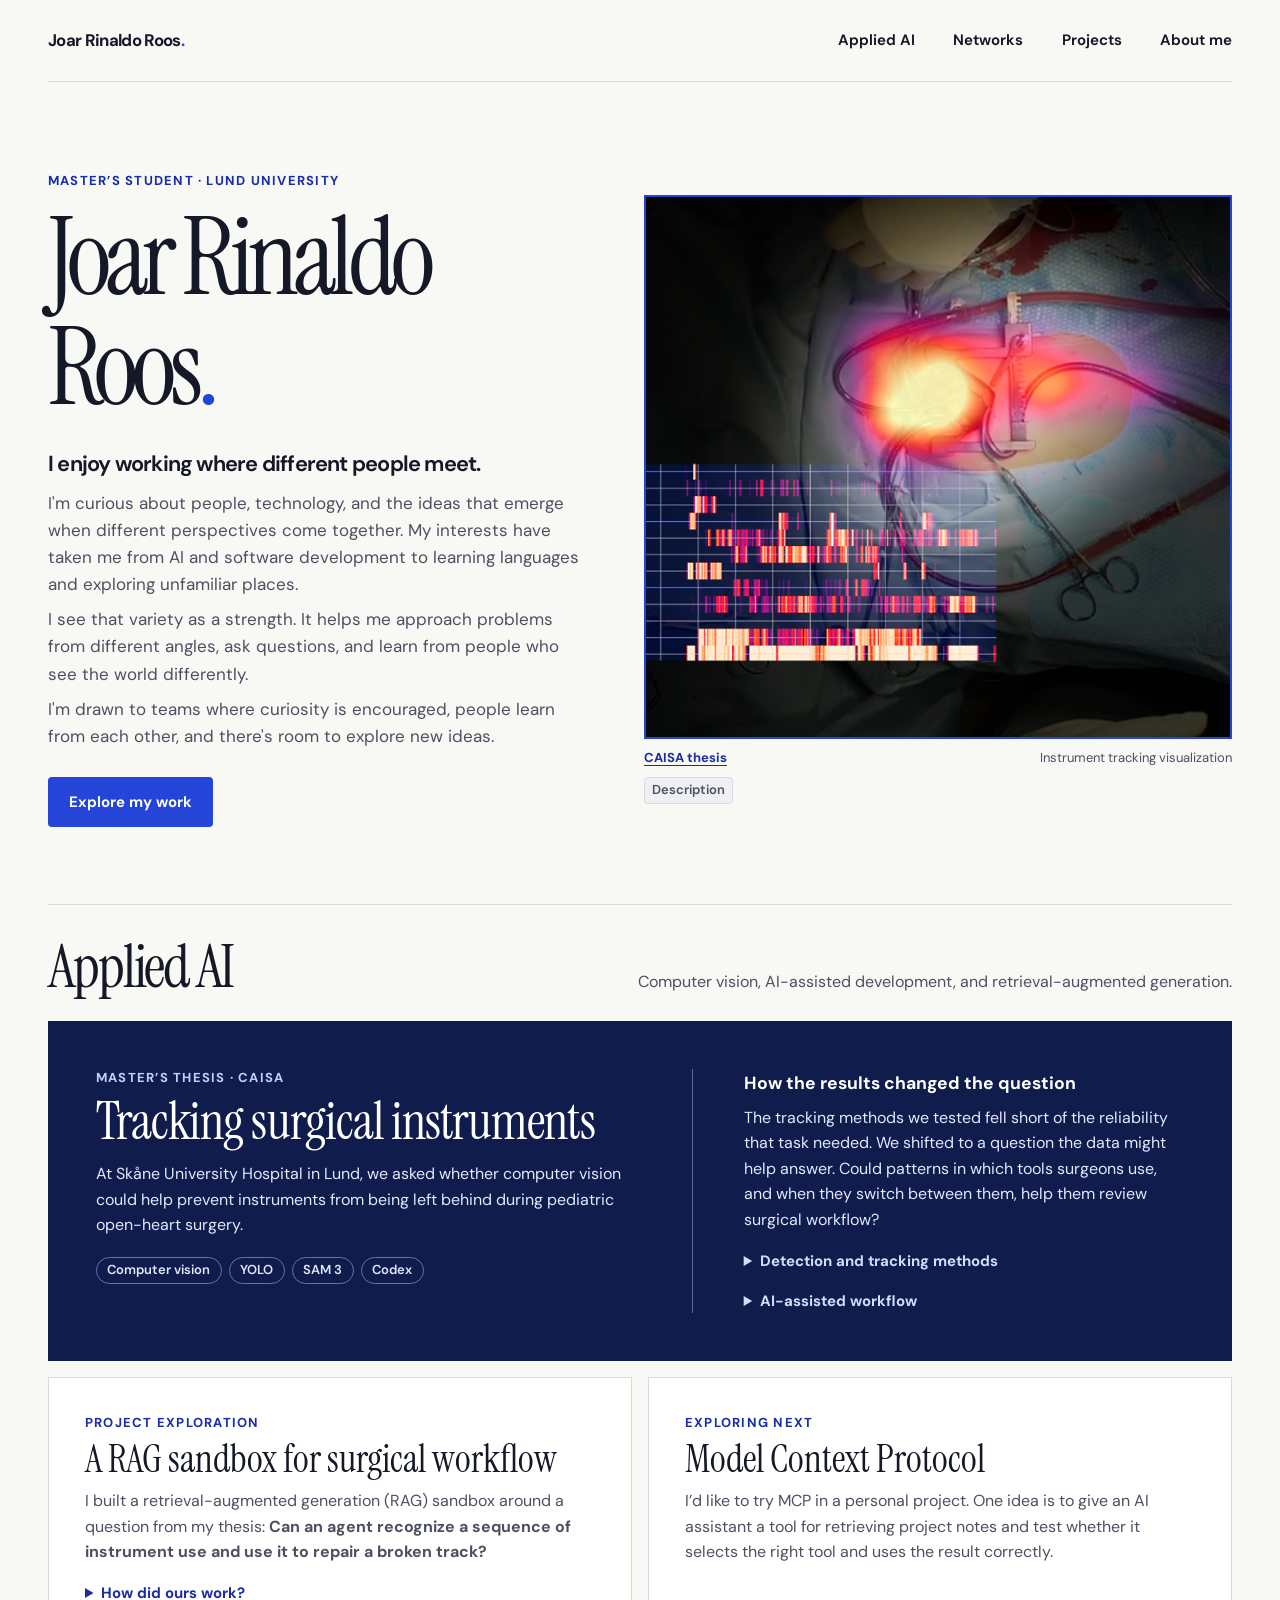
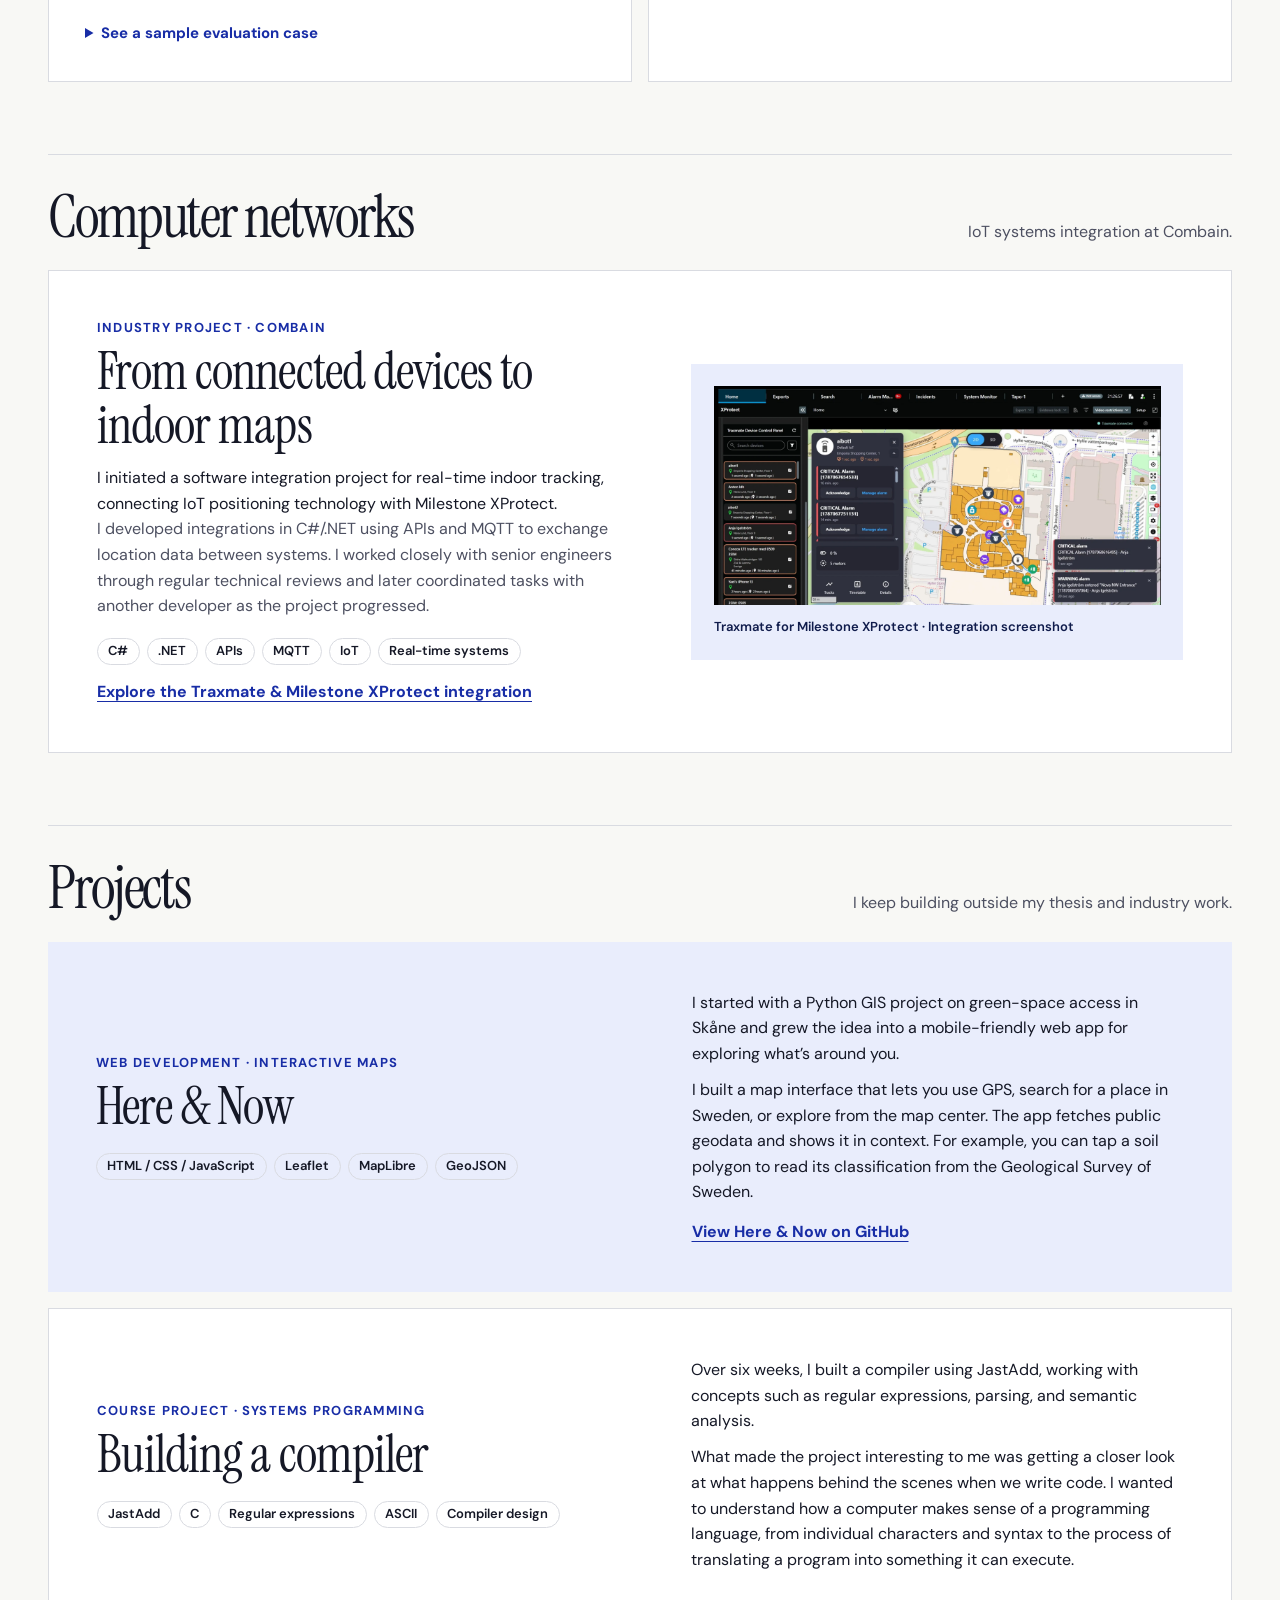
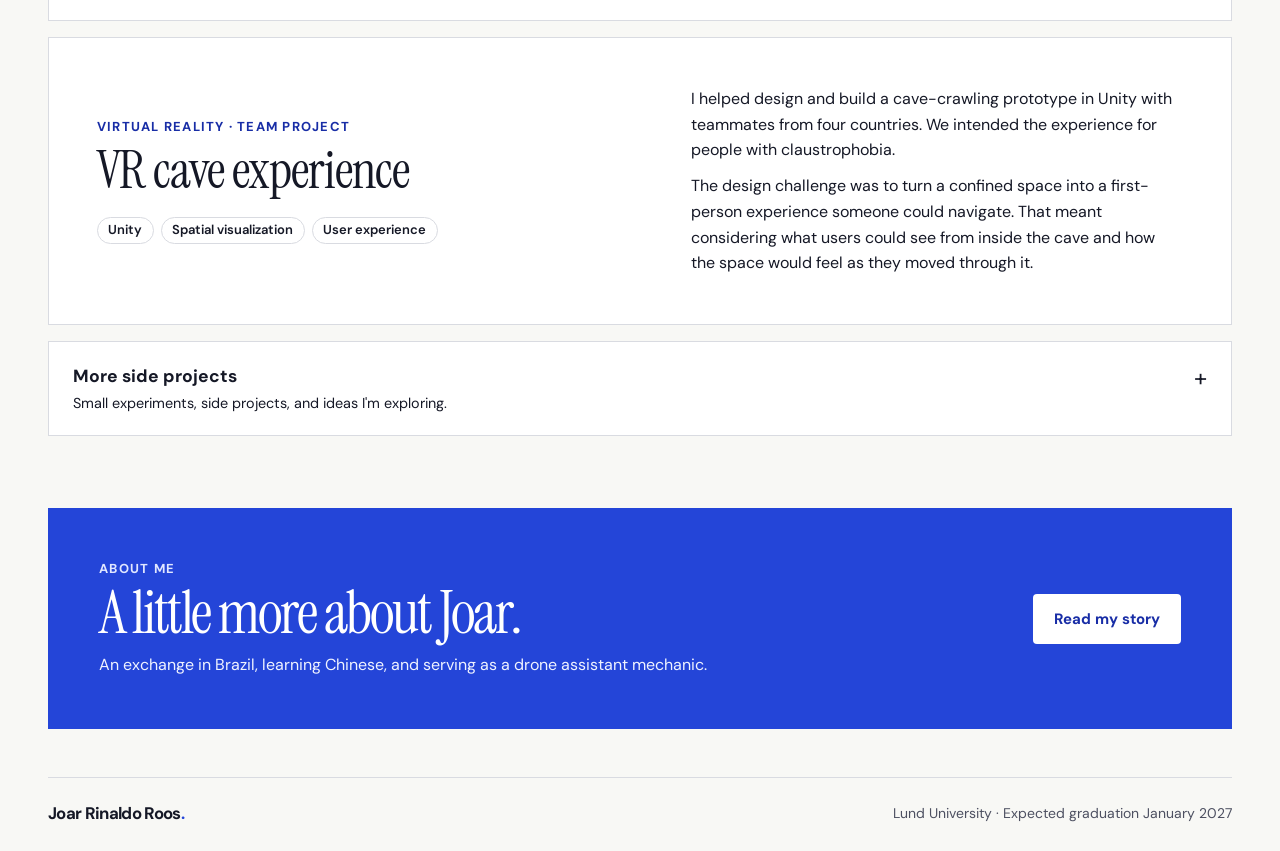
<file: index.html>
<!doctype html>
<html lang="en">
<head>
  <meta charset="utf-8">
  <meta name="viewport" content="width=device-width, initial-scale=1">
  <meta name="description" content="Joar Rinaldo Roos’s portfolio of applied AI, surgical instrument tracking, and computer networks.">
  <meta name="theme-color" content="#f8f8f5">
  <title>Joar Rinaldo Roos · Portfolio</title>
  <link rel="stylesheet" href="./assets/style.css">
</head>
<body>
  <a class="skip" href="#main">Skip to content</a>
  <header class="site-header wrap">
    <a class="wordmark" href="./" aria-label="Joar Rinaldo Roos, home">Joar Rinaldo Roos<span>.</span></a>
    <nav aria-label="Main navigation">
      <a href="#ai">Applied AI</a>
      <a href="#networks">Networks</a>
      <a href="#projects">Projects</a>
      <a href="./about/">About me</a>
    </nav>
  </header>

  <main id="main" class="wrap">
    <section class="hero" aria-labelledby="home-title">
      <div class="hero-copy">
        <p class="eyebrow">Master’s student · Lund University</p>
        <h1 id="home-title">Joar Rinaldo<br>Roos<span>.</span></h1>
        <p class="hero-lead">I enjoy working where different people meet.</p>
        <p class="lede">I'm curious about people, technology, and the ideas that emerge when different perspectives come together. My interests have taken me from AI and software development to learning languages and exploring unfamiliar places.</p>
        <p class="lede">I see that variety as a strength. It helps me approach problems from different angles, ask questions, and learn from people who see the world differently.</p>
        <p class="lede">I'm drawn to teams where curiosity is encouraged, people learn from each other, and there's room to explore new ideas.</p>
        <a class="button" href="#ai">Explore my work</a>
      </div>
      <figure class="hero-figure">
        <div class="hero-art caisa-cover">
          <img src="./assets/cover_sketch.jpg" alt="Heatmap over surgical video showing where instruments were tracked, with a timeline of instrument tracks inset at lower left" fetchpriority="high" width="680" height="1000">
        </div>
        <figcaption><a href="#caisa">CAISA thesis</a><span>Instrument tracking visualization</span></figcaption>
        <details class="image-description">
          <summary>Description</summary>
          <p>The heat map shows where surgical instruments were tracked most often across 72 hours of footage. The inset shows when each instrument track was active during a single operation.</p>
        </details>
      </figure>
    </section>

    <section class="section" id="ai" aria-labelledby="ai-title">
      <div class="section-heading">
        <h2 id="ai-title">Applied AI</h2>
        <p>Computer vision, AI-assisted development, and retrieval-augmented generation.</p>
      </div>
      <article class="thesis" id="caisa" aria-labelledby="caisa-title">
        <div class="thesis-intro">
          <p class="eyebrow">Master’s thesis · CAISA</p>
          <h3 id="caisa-title">Tracking surgical instruments</h3>
          <p>At Skåne University Hospital in Lund, we asked whether computer vision could help prevent instruments from being left behind during pediatric open-heart surgery.</p>
          <ul class="tags" aria-label="Topics">
            <li>Computer vision</li><li>YOLO</li><li>SAM 3</li><li>Codex</li>
          </ul>
        </div>
        <div class="thesis-note">
          <h4>How the results changed the question</h4>
          <p>The tracking methods we tested fell short of the reliability that task needed. We shifted to a question the data might help answer. Could patterns in which tools surgeons use, and when they switch between them, help them review surgical workflow?</p>
          <details>
            <summary>Detection and tracking methods</summary>
            <p>I worked with YOLO and SAM 3 to detect and track instruments in video. I also explored whether context from the footage could help assess detections and reduce false positives.</p>
          </details>
          <details id="ai-assisted-workflow">
            <summary>AI-assisted workflow</summary>
            <p>I used Codex to prototype a track-repair step for the instrument-tracking pipeline. I defined what the agent should look up in the tracker CSV, how it should use findings from earlier surgeries to interpret instrument-use sequences, and when it should leave a gap unresolved. I designed the evaluation around two outcomes: correct reconnections and false merges, measured against manually annotated tracks.</p>
          </details>
        </div>
      </article>

      <div class="project-grid">
        <article class="project rag" id="rag" aria-labelledby="rag-title">
          <p class="eyebrow">Project exploration</p>
          <h3 id="rag-title">A RAG sandbox for surgical workflow</h3>
          <p>I built a retrieval-augmented generation (RAG) sandbox around a question from my thesis: <strong>Can an agent recognize a sequence of instrument use and use it to repair a broken track?</strong></p>
          <details id="rag-workflow">
            <summary>How did ours work?</summary>
            <p>The agent queries a three-hour tracker CSV to see which instruments appear together and how their use changes over time. It consults findings from other surgeries to interpret the sequence, then uses the observations from the current operation to propose a repair.</p>
          </details>
          <details class="rag-example">
            <summary>See a sample evaluation case</summary>
            <div class="rag-body">
              <p class="eyebrow">Illustrative example · simulated tracking data</p>
              <dl>
                <div>
                  <dt>Question</dt>
                  <dd>What activity does this sequence suggest, and which track, if any, should continue needle-driver track 17?</dd>
                </div>
                <div>
                  <dt>Retrieved CSV observations</dt>
                  <dd>A needle driver and forceps appeared together several times before track 17 disappeared. Two new needle-driver tracks appeared near its last position. Track 42 continued moving alongside the same forceps over the next few seconds. Track 43 moved away.</dd>
                </div>
                <div>
                  <dt>Context from earlier surgeries</dt>
                  <dd>During annotated suturing segments, the needle driver and forceps often worked together across several passes, with brief gaps in visibility.</dd>
                </div>
                <div>
                  <dt>Expected answer</dt>
                  <dd>The sequence is consistent with suturing. Propose linking track 17 to track 42 because it continued the same pattern with the forceps after the gap. The historical context helps explain the sequence, and the movement in the current CSV supports the proposed link.</dd>
                </div>
                <div>
                  <dt>What this case tests</dt>
                  <dd>Did the agent retrieve enough of the sequence to see what the instruments were doing together? Did that context help it choose which track to reconnect?</dd>
                </div>
              </dl>
            </div>
          </details>
        </article>
        <article class="project mcp" aria-labelledby="mcp-title">
          <p class="eyebrow">Exploring next</p>
          <h3 id="mcp-title">Model Context Protocol</h3>
          <p>I’d like to try MCP in a personal project. One idea is to give an AI assistant a tool for retrieving project notes and test whether it selects the right tool and uses the result correctly.</p>
        </article>
      </div>
    </section>

    <section class="section network-section" id="networks" aria-labelledby="networks-title">
      <div class="section-heading">
        <h2 id="networks-title">Computer networks</h2>
        <p>IoT systems integration at Combain.</p>
      </div>
      <article class="network" aria-labelledby="combain-title">
        <div class="network-copy">
          <p class="eyebrow">Industry project · Combain</p>
          <h3 id="combain-title">From connected devices to indoor maps</h3>
          <p>I initiated a software integration project for real-time indoor tracking, connecting IoT positioning technology with Milestone XProtect.</p>
          <p>I developed integrations in C#/.NET using APIs and MQTT to exchange location data between systems. I worked closely with senior engineers through regular technical reviews and later coordinated tasks with another developer as the project progressed.</p>
          <ul class="tags" aria-label="Technologies">
            <li>C#</li><li>.NET</li><li>APIs</li><li>MQTT</li><li>IoT</li><li>Real-time systems</li>
          </ul>
          <a class="project-link" href="https://traxmate.io/solutions/tracking-integrations/milestone-xprotect-integration/" target="_blank" rel="noopener noreferrer">Explore the Traxmate &amp; Milestone XProtect integration</a>
        </div>
        <figure class="network-figure network-screenshot">
          <img src="./assets/Traxmate-for-Milestone-XProtect-screenshot.2-scaled.jpg.webp" alt="Screenshot of the Traxmate indoor tracking integration with Milestone XProtect" loading="lazy" decoding="async">
          <figcaption>Traxmate for Milestone XProtect · Integration screenshot</figcaption>
        </figure>
      </article>
    </section>

    <section class="section" id="projects" aria-labelledby="projects-title">
      <div class="section-heading">
        <h2 id="projects-title">Projects</h2>
        <p>I keep building outside my thesis and industry work.</p>
      </div>
      <article class="additional-project" id="here-and-now" aria-labelledby="here-and-now-title">
        <div>
          <p class="eyebrow">Web development · Interactive maps</p>
          <h3 id="here-and-now-title">Here &amp; Now</h3>
          <ul class="tags" aria-label="Technologies">
            <li>HTML / CSS / JavaScript</li><li>Leaflet</li><li>MapLibre</li><li>GeoJSON</li>
          </ul>
        </div>
        <div>
          <p>I started with a Python GIS project on green-space access in Skåne and grew the idea into a mobile-friendly web app for exploring what’s around you.</p>
          <p>I built a map interface that lets you use GPS, search for a place in Sweden, or explore from the map center. The app fetches public geodata and shows it in context. For example, you can tap a soil polygon to read its classification from the Geological Survey of Sweden.</p>
          <a class="project-link" href="https://github.com/Joar-Rinaldo-Roos/skane-green-access">View Here &amp; Now on GitHub</a>
        </div>
      </article>
      <article class="additional-project" id="compiler" aria-labelledby="compiler-title">
        <div>
          <p class="eyebrow">Course project · Systems programming</p>
          <h3 id="compiler-title">Building a compiler</h3>
          <ul class="tags" aria-label="Technologies and concepts">
            <li>JastAdd</li><li>C</li><li>Regular expressions</li><li>ASCII</li><li>Compiler design</li>
          </ul>
        </div>
        <div>
          <p>Over six weeks, I built a compiler using JastAdd, working with concepts such as regular expressions, parsing, and semantic analysis.</p>
          <p>What made the project interesting to me was getting a closer look at what happens behind the scenes when we write code. I wanted to understand how a computer makes sense of a programming language, from individual characters and syntax to the process of translating a program into something it can execute.</p>
        </div>
      </article>
      <article class="additional-project" id="vr-cave" aria-labelledby="vr-title">
        <div>
          <p class="eyebrow">Virtual reality · Team project</p>
          <h3 id="vr-title">VR cave experience</h3>
          <ul class="tags" aria-label="Focus areas">
            <li>Unity</li><li>Spatial visualization</li><li>User experience</li>
          </ul>
        </div>
        <div>
          <p>I helped design and build a cave-crawling prototype in Unity with teammates from four countries. We intended the experience for people with claustrophobia.</p>
          <p>The design challenge was to turn a confined space into a first-person experience someone could navigate. That meant considering what users could see from inside the cave and how the space would feel as they moved through it.</p>
        </div>
      </article>
      <details class="side-projects" id="side-projects">
        <summary>
          <span class="side-projects-heading">More side projects</span>
          <span class="side-projects-subtitle">Small experiments, side projects, and ideas I'm exploring.</span>
        </summary>
        <article class="side-project-item" aria-labelledby="party-game-title">
          <p class="eyebrow">Work in progress · Game development</p>
          <h3 id="party-game-title">A phone-powered party game</h3>
          <p>I'm tinkering with a party game that turns the sensors and features of a smartphone into playful challenges. The idea is to use things like the accelerometer and gyroscope in unexpected, funny ways — making the phone itself part of the game.</p>
          <ul class="tags" aria-label="Technologies">
            <li>Phaser</li><li>TypeScript</li><li>Vite</li><li>Motion sensors</li>
          </ul>
        </article>
        <article class="side-project-item" aria-labelledby="home-iot-title">
          <p class="eyebrow">Personal project · IoT &amp; Networking</p>
          <h3 id="home-iot-title">Home IoT System</h3>
          <p>I experimented with home automation using a Raspberry Pi, smart lighting, and sensors to understand how connected devices communicate and work together on a local network.</p>
          <p>It gave me hands-on experience integrating devices, exploring network protocols and locally hosted services, and using Docker for containerization and PostgreSQL to store and manage sensor data.</p>
          <ul class="tags" aria-label="Technologies">
            <li>Raspberry Pi</li><li>IoT</li><li>Smart lighting</li><li>Sensors</li><li>Docker</li><li>PostgreSQL</li><li>SQL</li><li>Networking</li>
          </ul>
        </article>
      </details>
    </section>

    <section class="about-banner" aria-labelledby="about-banner-title">
      <div>
        <p class="eyebrow">About me</p>
        <h2 id="about-banner-title">A little more about Joar.</h2>
        <p>An exchange in Brazil, learning Chinese, and serving as a drone assistant mechanic.</p>
      </div>
      <a class="button button-light" href="./about/">Read my story</a>
    </section>
  </main>

  <footer class="site-footer wrap">
    <a class="wordmark" href="./">Joar Rinaldo Roos<span>.</span></a>
    <span>Lund University · Expected graduation January 2027</span>
  </footer>
</body>
</html>
</file>
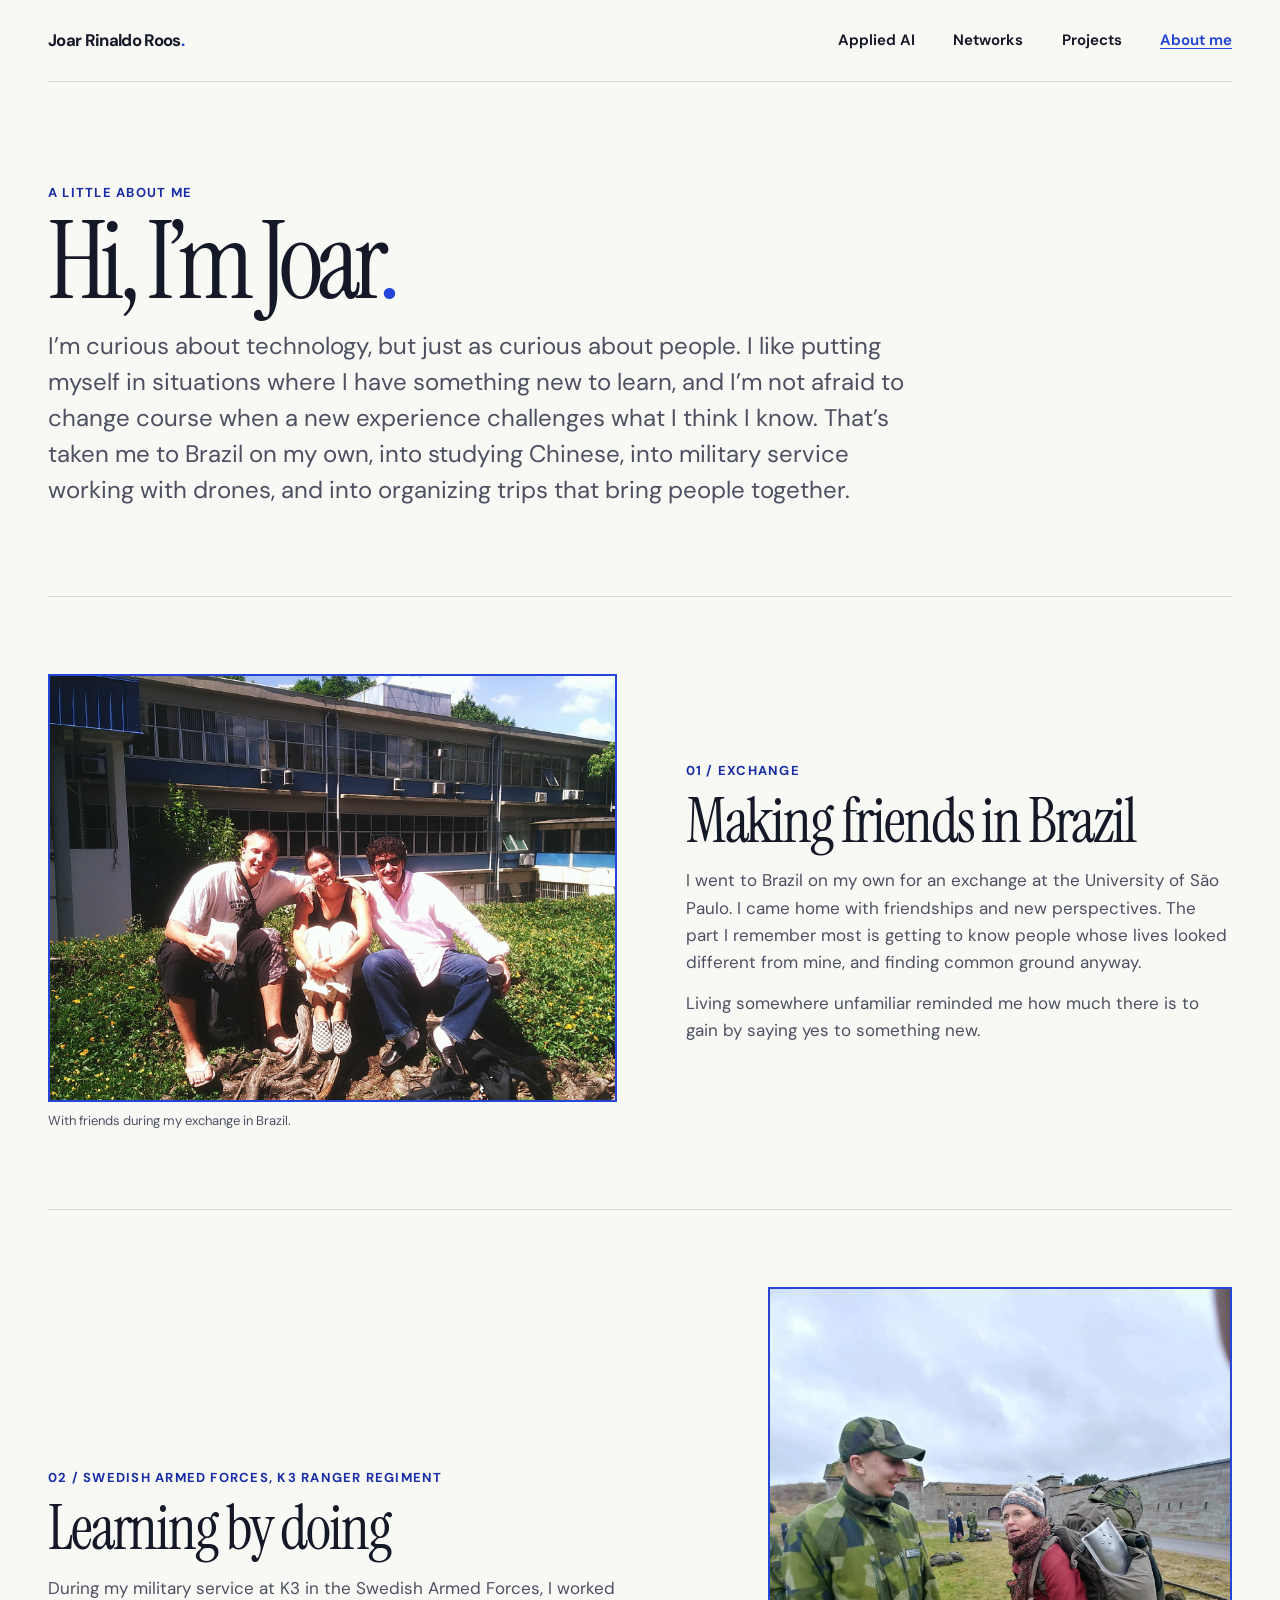
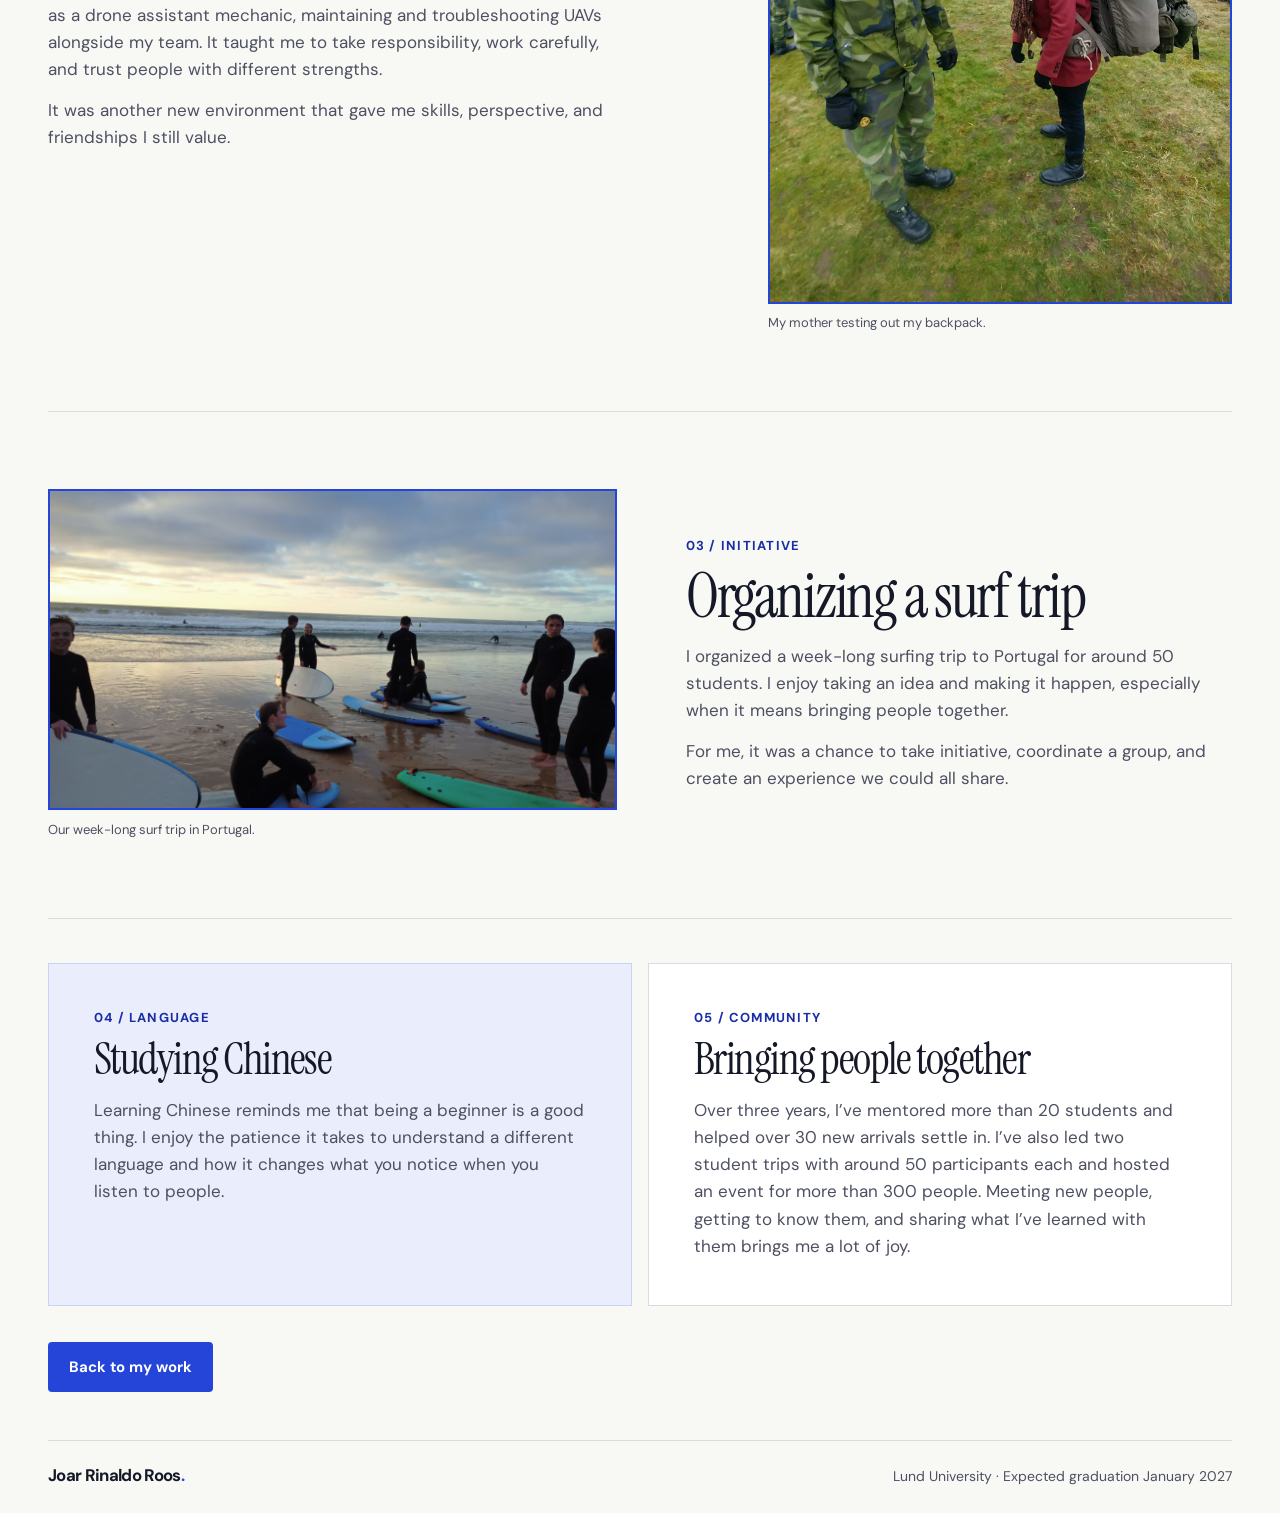
<file: about/index.html>
<!doctype html>
<html lang="en">
<head>
  <meta charset="utf-8">
  <meta name="viewport" content="width=device-width, initial-scale=1">
  <meta name="description" content="About Joar Rinaldo Roos: curiosity, exchange in Brazil, languages, military service and community.">
  <meta name="theme-color" content="#f8f8f5">
  <title>About me · Joar Rinaldo Roos</title>
  <link rel="stylesheet" href="../assets/style.css">
  <link rel="stylesheet" href="../assets/about.css">
</head>
<body>
  <a class="skip" href="#main">Skip to content</a>
  <header class="site-header wrap">
    <a class="wordmark" href="../" aria-label="Joar Rinaldo Roos, home">Joar Rinaldo Roos<span>.</span></a>
    <nav aria-label="Main navigation">
      <a href="../#ai">Applied AI</a>
      <a href="../#networks">Networks</a>
      <a href="../#projects">Projects</a>
      <a href="./" aria-current="page">About me</a>
    </nav>
  </header>

  <main class="wrap" id="main">
    <section class="about-hero about-hero-new" aria-labelledby="about-title">
      <p class="eyebrow">A little about me</p>
      <h1 id="about-title">Hi, I’m Joar<span>.</span></h1>
      <p class="about-lede">I’m curious about technology, but just as curious about people. I like putting myself in situations where I have something new to learn, and I’m not afraid to change course when a new experience challenges what I think I know. That’s taken me to Brazil on my own, into studying Chinese, into military service working with drones, and into organizing trips that bring people together.</p>
    </section>

    <div class="about-story-collection">
      <article class="about-feature" id="brazil" aria-labelledby="brazil-title">
        <figure class="about-feature-photo">
          <img src="../assets/ASCF0580%20%2853%29.jpg" alt="Joar with two friends, sitting together outdoors during his exchange in Brazil" width="2048" height="1536" loading="lazy" decoding="async">
          <figcaption>With friends during my exchange in Brazil.</figcaption>
        </figure>
        <div class="about-feature-copy">
          <p class="eyebrow">01 / Exchange</p>
          <h2 id="brazil-title">Making friends in Brazil</h2>
          <p>I went to Brazil on my own for an exchange at the University of São Paulo. I came home with friendships and new perspectives. The part I remember most is getting to know people whose lives looked different from mine, and finding common ground anyway.</p>
          <p>Living somewhere unfamiliar reminded me how much there is to gain by saying yes to something new.</p>
        </div>
      </article>

      <article class="about-feature about-feature-reverse" id="military" aria-labelledby="military-title">
        <figure class="about-feature-photo portrait-photo">
          <img src="../assets/received_500478673946122.jpeg" alt="Joar in Swedish military uniform standing beside his mother, who is trying on his large backpack" width="1536" height="2048" loading="lazy" decoding="async">
          <figcaption>My mother testing out my backpack.</figcaption>
        </figure>
        <div class="about-feature-copy">
          <p class="eyebrow">02 / Swedish Armed Forces, K3 Ranger Regiment</p>
          <h2 id="military-title">Learning by doing</h2>
          <p>During my military service at K3 in the Swedish Armed Forces, I worked as a drone assistant mechanic, maintaining and troubleshooting UAVs alongside my team. It taught me to take responsibility, work carefully, and trust people with different strengths.</p>
          <p>It was another new environment that gave me skills, perspective, and friendships I still value.</p>
        </div>
      </article>

      <article class="about-feature" id="surf-trip" aria-labelledby="surf-title">
        <figure class="about-feature-photo surf-photo">
          <img src="../assets/IMG20230321181526.jpg" alt="Students in wetsuits with surfboards on a beach in Portugal" width="2048" height="1152" loading="lazy" decoding="async">
          <figcaption>Our week-long surf trip in Portugal.</figcaption>
        </figure>
        <div class="about-feature-copy">
          <p class="eyebrow">03 / Initiative</p>
          <h2 id="surf-title">Organizing a surf trip</h2>
          <p>I organized a week-long surfing trip to Portugal for around 50 students. I enjoy taking an idea and making it happen, especially when it means bringing people together.</p>
          <p>For me, it was a chance to take initiative, coordinate a group, and create an experience we could all share.</p>
        </div>
      </article>
    </div>

    <section class="about-more" aria-label="Languages and community">
      <article class="about-more-card" id="languages" aria-labelledby="chinese-title">
        <p class="eyebrow">04 / Language</p>
        <h2 id="chinese-title">Studying Chinese</h2>
        <p>Learning Chinese reminds me that being a beginner is a good thing. I enjoy the patience it takes to understand a different language and how it changes what you notice when you listen to people.</p>
      </article>
      <article class="about-more-card" id="community" aria-labelledby="community-title">
        <p class="eyebrow">05 / Community</p>
        <h2 id="community-title">Bringing people together</h2>
        <p>Over three years, I’ve mentored more than 20 students and helped over 30 new arrivals settle in. I’ve also led two student trips with around 50 participants each and hosted an event for more than 300 people. Meeting new people, getting to know them, and sharing what I’ve learned with them brings me a lot of joy.</p>
      </article>
    </section>

    <div class="about-back">
      <a class="button" href="../#ai">Back to my work</a>
    </div>
  </main>

  <footer class="site-footer wrap">
    <a class="wordmark" href="../">Joar Rinaldo Roos<span>.</span></a>
    <span>Lund University · Expected graduation January 2027</span>
  </footer>
</body>
</html>
</file>
<file: assets/style.css>
@import url('https://fonts.googleapis.com/css2?family=DM+Sans:wght@400;500;600;650;700&family=Instrument+Serif:ital@0;1&display=swap');

:root {
  --paper: #f8f8f5;
  --card: #fff;
  --ink: #151826;
  --muted: #4d5061;
  --line: #d9dbe1;
  --blue: #2445d8;
  --blue-dark: #182da6;
  --blue-soft: #e9edfc;
  --night: #101c4c;
  --serif: "Instrument Serif", Georgia, "Times New Roman", serif;
  --sans: "DM Sans", Arial, sans-serif;
}

*, *::before, *::after { box-sizing: border-box; }
html { scroll-behavior: smooth; }
body {
  margin: 0;
  background: var(--paper);
  color: var(--ink);
  font-family: var(--sans);
  font-size: 1rem;
  line-height: 1.6;
}
h1, h2, h3, h4, p, figure, dl, dd { margin: 0; }
a { color: inherit; text-underline-offset: .22em; }
a:focus-visible, summary:focus-visible { outline: 3px solid var(--blue); outline-offset: 5px; }
[id] { scroll-margin-top: 2rem; }

.wrap { width: min(100% - 6rem, 76.5rem); margin-inline: auto; }
.skip {
  position: absolute;
  top: .75rem;
  left: .75rem;
  z-index: 5;
  transform: translateY(-200%);
  padding: .65rem 1rem;
  background: white;
}
.skip:focus { transform: translateY(0); }
.site-header, .site-footer {
  display: flex;
  align-items: center;
  justify-content: space-between;
  gap: 1rem 2rem;
}
.site-header { min-height: 5.125rem; border-bottom: 1px solid var(--line); }
.wordmark { font-size: 1.05rem; font-weight: 700; text-decoration: none; letter-spacing: -.04em; }
.wordmark span, h1 span { color: var(--blue); }
.site-header nav { display: flex; flex-wrap: wrap; gap: .55rem clamp(1.1rem, 3vw, 2.75rem); }
.site-header nav a { font-size: .94rem; font-weight: 650; text-decoration: none; }
.site-header nav a:hover, .site-header nav a[aria-current] { color: var(--blue); text-decoration: underline; }

.hero {
  display: grid;
  grid-template-columns: minmax(0, .95fr) minmax(0, 1.05fr);
  align-items: center;
  gap: clamp(2rem, 5vw, 5.5rem);
  padding-block: clamp(3.2rem, 7vw, 6.4rem) clamp(3.5rem, 6vw, 5.85rem);
}
.eyebrow {
  color: var(--blue-dark);
  font-size: .8125rem;
  font-weight: 700;
  line-height: 1.4;
  letter-spacing: .095em;
  text-transform: uppercase;
}
.hero h1, .about-hero h1 {
  margin: .85rem 0 1.5rem;
  font: 400 clamp(4.2rem, 8.4vw, 8.3rem) / .85 var(--serif);
  letter-spacing: -.055em;
}
.hero h1 { line-height: 1.02; }
.hero-lead { font-size: clamp(1.2rem, 1.7vw, 1.55rem); font-weight: 650; letter-spacing: -.036em; }
.lede { max-width: 36rem; margin-top: .5rem; color: var(--muted); font-size: 1.0625rem; }
.button {
  display: inline-flex;
  min-height: 3.125rem;
  align-items: center;
  justify-content: center;
  padding: .65rem 1.25rem;
  border: 1px solid transparent;
  border-radius: .25rem;
  background: var(--blue);
  color: white;
  font-size: .9375rem;
  font-weight: 700;
  text-decoration: none;
  transition: background .18s ease, color .18s ease;
}
.hero .button { margin-top: 1.7rem; }
.button:hover { background: var(--blue-dark); }
.hero-art {
  position: relative;
  min-height: 17rem;
  overflow: hidden;
  aspect-ratio: 1.28;
  background-color: #152852;
  background-image: linear-gradient(145deg, #101c4c, #2445a3);
}
.hero-art img { display: block; width: 100%; height: 100%; object-fit: cover; position: absolute; inset: 0; }
.hero-art.caisa-cover { aspect-ratio: 1.08; border: 2px solid var(--blue); }
.hero-art.caisa-cover img { object-position: center 74%; }
.image-description { margin-top: .45rem; }
.image-description summary {
  display: inline-flex;
  padding: .15rem .45rem;
  border: 1px solid var(--line);
  border-radius: .2rem;
  background: #eef0f3;
  color: var(--muted);
  font-size: .8125rem;
  font-weight: 600;
}
.image-description p { max-width: 40rem; margin-top: .55rem; font-size: .875rem; color: var(--muted); }
.hero-figure figcaption {
  display: flex;
  justify-content: space-between;
  gap: .5rem 1rem;
  margin-top: .55rem;
  font-size: .8125rem;
  color: var(--muted);
}
.hero-figure figcaption a { color: var(--blue-dark); font-weight: 700; }

.section { padding-block: 2rem 4.5rem; border-top: 1px solid var(--line); }
.section-heading {
  display: flex;
  align-items: baseline;
  justify-content: space-between;
  gap: .5rem 2rem;
  margin-bottom: 1.45rem;
}
.section-heading h2, .about-banner h2, .story h2 {
  font: 400 clamp(2.65rem, 4.7vw, 4.5rem) / 1 var(--serif);
  letter-spacing: -.035em;
}
.section-heading > p { color: var(--muted); }
.thesis, .network, .additional-project {
  display: grid;
  grid-template-columns: minmax(0, 1.05fr) minmax(0, .95fr);
  gap: clamp(1.5rem, 4vw, 4.5rem);
  padding: clamp(1.5rem, 3.75vw, 3.6rem);
}
.thesis { background: var(--night); color: #fff; }
.thesis .eyebrow { color: #c3cfff; }
.thesis h3, .network h3, .additional-project h3 {
  margin: .5rem 0 .8rem;
  font: 400 clamp(2.25rem, 4.1vw, 4.05rem) / 1.02 var(--serif);
  letter-spacing: -.018em;
}
.thesis-intro > p:last-of-type, .thesis-note p { color: #e3e8ff; }
.thesis-note { border-left: 1px solid #5b6698; padding-left: clamp(1.5rem, 4vw, 4rem); }
.thesis-note h4 { margin-bottom: .5rem; font-size: 1.1rem; }
.tags { display: flex; flex-wrap: wrap; gap: .45rem; margin: 1.2rem 0 0; padding: 0; list-style: none; }
.tags li { padding: .14rem .65rem; border: 1px solid var(--line); border-radius: 2rem; font-size: .8125rem; font-weight: 600; }
.thesis .tags li { border-color: #6774a8; color: #e3e8ff; }

details { margin-top: 1rem; }
summary {
  width: fit-content;
  cursor: pointer;
  color: var(--blue-dark);
  font-size: .9375rem;
  font-weight: 700;
}
summary:hover { text-decoration: underline; text-underline-offset: .2em; }
details > p { margin-top: .55rem; }
.thesis summary { color: #d4dcff; }
.thesis summary:focus-visible { outline-color: #fff; }

.project-grid { display: grid; grid-template-columns: repeat(2, minmax(0, 1fr)); gap: 1rem; margin-top: 1rem; align-items: start; }
.project { align-self: stretch; padding: clamp(1.4rem, 3vw, 2.25rem); background: var(--card); border: 1px solid var(--line); }
.project h3 { margin: .45rem 0 .55rem; font: 400 clamp(1.9rem, 3vw, 2.75rem) / 1.05 var(--serif); }
.project > h3 ~ p { color: var(--muted); }
.rag > details > p { color: var(--muted); }
.rag-body { margin-top: .75rem; padding: 1rem 1.125rem; background: var(--blue-soft); }
.rag-body dl { margin-top: .6rem; }
.rag-body dl > div + div { margin-top: .8rem; }
.rag-body dt { font-size: .875rem; font-weight: 700; }
.rag-body dd { color: var(--muted); }

.network { align-items: center; border: 1px solid var(--line); background: var(--card); }
.network-copy > p:last-of-type { color: var(--muted); }
.network-figure { padding: clamp(1.3rem, 3vw, 2.6rem); color: var(--night); background: var(--blue-soft); }
.network-figure figcaption { font-size: .875rem; font-weight: 700; }
.network-screenshot { padding: clamp(.8rem, 2vw, 1.4rem); }
.network-screenshot img { display: block; width: 100%; height: auto; max-height: 30rem; object-fit: contain; background: #fff; }
.network-screenshot figcaption { margin-top: .75rem; color: var(--night); font-size: .8125rem; font-weight: 600; }
.signal-flow { display: grid; grid-template-columns: repeat(3, minmax(0, 1fr)); margin: 1.5rem 0 0; padding: 0; gap: .5rem; list-style: none; }
.signal-flow li { position: relative; display: grid; justify-items: center; gap: .65rem; text-align: center; font-size: .875rem; font-weight: 650; line-height: 1.25; }
.signal-flow li + li::before { position: absolute; top: 1.5rem; right: calc(50% + 1.5rem); width: calc(100% - 2.5rem); border-top: 1px dashed #8598e7; content: ""; }
.signal-symbol { position: relative; display: grid; place-content: center; width: 3rem; height: 3rem; border: 1px solid #a7b6f0; border-radius: .4rem; background: #f8faff; color: var(--blue); }
.signal-symbol.device i { width: .9rem; height: 1.35rem; border: 2px solid currentColor; border-radius: .2rem; }
.signal-symbol.device i::after { display: block; width: .25rem; margin: .75rem auto 0; border-top: 2px solid currentColor; content: ""; }
.signal-symbol.integration { gap: .18rem; }
.signal-symbol.integration i { display: block; width: 1.15rem; height: .23rem; border-radius: .12rem; background: currentColor; }
.signal-symbol.map i { width: 1.2rem; height: 1.05rem; border: 2px solid currentColor; background: linear-gradient(90deg, transparent 44%, currentColor 44% 56%, transparent 56%), linear-gradient(transparent 44%, currentColor 44% 56%, transparent 56%); }

.additional-project { align-items: center; background: var(--blue-soft); }
.additional-project + .additional-project { margin-top: 1rem; border: 1px solid var(--line); background: var(--card); }
.additional-project p + p { margin-top: .65rem; }

.side-projects { margin-top: 1rem; border: 1px solid var(--line); background: #fff; }
.side-projects > summary { position: relative; display: block; width: 100%; margin: 0; padding: 1.25rem 3.25rem 1.25rem 1.5rem; list-style: none; background: #fff; color: #151826; }
.side-projects > summary::-webkit-details-marker { display: none; }
.side-projects > summary::after { position: absolute; right: 1.5rem; top: 1.48rem; content: "+"; color: #151826; font-size: 1.5rem; font-weight: 400; line-height: 1; }
.side-projects[open] > summary::after { content: "−"; }
.side-projects > summary:hover { text-decoration: none; background: #fff; }
.side-projects-heading { display: block; font-size: 1.1rem; font-weight: 700; }
.side-projects-subtitle { display: block; margin-top: .15rem; color: #151826; font-size: .9rem; font-weight: 400; }
.side-project-item { padding: 1.5rem; border-top: 1px solid var(--line); }
.side-project-item h3 { margin: .4rem 0 .65rem; font: 400 clamp(1.7rem, 2.7vw, 2.5rem)/1.08 var(--serif); }
.side-project-item > p:not(.eyebrow) { max-width: 54rem; color: var(--muted); }

.project-link { display: inline-block; margin-top: .85rem; color: var(--blue-dark); font-weight: 700; }

.about-banner {
  display: flex;
  flex-wrap: wrap;
  justify-content: space-between;
  align-items: center;
  gap: 1.2rem 2rem;
  padding: clamp(1.6rem, 4vw, 3.4rem);
  background: var(--blue);
  color: #fff;
}
.about-banner .eyebrow { color: #e1e7ff; }
.about-banner h2 { margin: .35rem 0 .55rem; }
.about-banner p:last-child { color: #f0f3ff; }
.button-light { background: #fff; color: var(--blue-dark); }
.button-light:hover { background: #e0e7ff; }
.button-light:focus-visible { outline-color: #fff; }
.site-footer {
  flex-wrap: wrap;
  margin-top: 3rem;
  padding-block: 1.35rem 1.5rem;
  border-top: 1px solid var(--line);
  color: var(--muted);
  font-size: .875rem;
}
.site-footer .wordmark { color: var(--ink); }

.about-hero { max-width: 52rem; padding-block: clamp(3.4rem, 8vw, 7rem) clamp(2.8rem, 6vw, 5.25rem); }
.about-hero h1 { margin-bottom: 1.3rem; }
.about-lede { max-width: 45rem; color: var(--muted); font-size: clamp(1.18rem, 2vw, 1.5rem); line-height: 1.5; }
.stories { border-top: 1px solid var(--line); }
.story {
  display: grid;
  grid-template-columns: minmax(0, 1fr) minmax(0, .9fr);
  align-items: center;
  gap: .75rem clamp(1.5rem, 6vw, 5.5rem);
  padding-block: clamp(1.5rem, 4.3vw, 3.5rem);
  border-bottom: 1px solid var(--line);
}
.story h2 { font-size: clamp(2.25rem, 4vw, 3.75rem); margin-top: .35rem; }
.story > p { color: var(--muted); font-size: 1.0625rem; max-width: 32rem; }
.about-back { margin-top: 2rem; }

@media (max-width: 62rem) {
  .wrap { width: calc(100% - 3.5rem); }
  .hero { gap: 2rem; }
  .hero h1 { font-size: clamp(3.65rem, 9.8vw, 6.2rem); }
  .section-heading { align-items: start; flex-direction: column; }
}

@media (max-width: 43rem) {
  .wrap { width: calc(100% - 2rem); }
  .site-header { min-height: 0; padding-block: 1rem; flex-wrap: wrap; gap: .55rem 1.05rem; }
  .site-header .wordmark { flex-basis: 100%; }
  .hero, .thesis, .project-grid, .network, .additional-project, .story { grid-template-columns: minmax(0, 1fr); }
  .hero { padding-block: 2.9rem 2.6rem; gap: 1.75rem; }
  .hero h1 { font-size: clamp(4rem, 13vw, 5.75rem); }
  .hero-art { min-height: 0; }
  .section { padding-block: 1.6rem 2.8rem; }
  .thesis-note { border-left: 0; border-top: 1px solid #5b6698; padding: 1.25rem 0 0; }
  .site-footer { margin-top: 1.75rem; }
}

@media (prefers-reduced-motion: reduce) {
  html { scroll-behavior: auto; }
  .button { transition: none; }
}
</file>
<file: assets/about.css>
/* About page — an editorial extension of the main portfolio theme. */
.about-hero-new { max-width: 57rem; padding-bottom: clamp(3rem, 7vw, 5.5rem); }
.about-hero-new .about-lede { max-width: 54rem; }
.about-story-collection { border-top: 1px solid var(--line); }
.about-feature {
  display: grid;
  grid-template-columns: minmax(0, 1.02fr) minmax(0, .98fr);
  gap: clamp(1.75rem, 5.4vw, 5.5rem);
  align-items: center;
  padding-block: clamp(2.5rem, 6vw, 5.7rem);
  border-bottom: 1px solid var(--line);
}
.about-feature-reverse .about-feature-photo { order: 2; }
.about-feature-reverse .about-feature-copy { order: 1; }
.about-feature-photo { margin: 0; }
.about-feature-photo img {
  display: block;
  width: 100%;
  height: auto;
  border: 2px solid var(--blue);
  background: var(--blue-soft);
}
.about-feature-photo figcaption {
  margin-top: .6rem;
  font-size: .8125rem;
  color: var(--muted);
}
.about-feature-photo.portrait-photo { max-width: 29rem; justify-self: end; }
.about-feature-copy h2, .about-more-card h2 {
  margin: .65rem 0 1rem;
  font: 400 clamp(2.6rem, 4.8vw, 4.7rem)/.99 var(--serif);
  letter-spacing: -.035em;
}
.about-feature-copy p:not(.eyebrow), .about-more-card p:not(.eyebrow) {
  color: var(--muted);
  font-size: 1.0625rem;
}
.about-feature-copy p + p { margin-top: .85rem; }
.about-more {
  display: grid;
  grid-template-columns: repeat(2,minmax(0,1fr));
  gap: 1rem;
  margin-top: clamp(1.6rem, 3.5vw, 3rem);
}
.about-more-card {
  padding: clamp(1.6rem, 3.5vw, 3rem);
  border: 1px solid var(--line);
  background: white;
}
.about-more-card:first-child { background: var(--blue-soft); border-color: #cad3f7; }
.about-more-card h2 { font-size: clamp(2.2rem, 3.4vw, 3.3rem); }
.about-back { margin-top: 2.25rem; }
@media (max-width: 46rem) {
  .about-feature, .about-more { grid-template-columns: 1fr; }
  .about-feature-reverse .about-feature-photo, .about-feature-reverse .about-feature-copy { order: initial; }
  .about-feature-photo.portrait-photo { max-width: 100%; justify-self: stretch; }
  .about-feature-photo.portrait-photo img { max-height: 34rem; object-fit: cover; object-position: center 37%; }
  .about-feature { padding-block: 2.4rem; }
}
</file>
